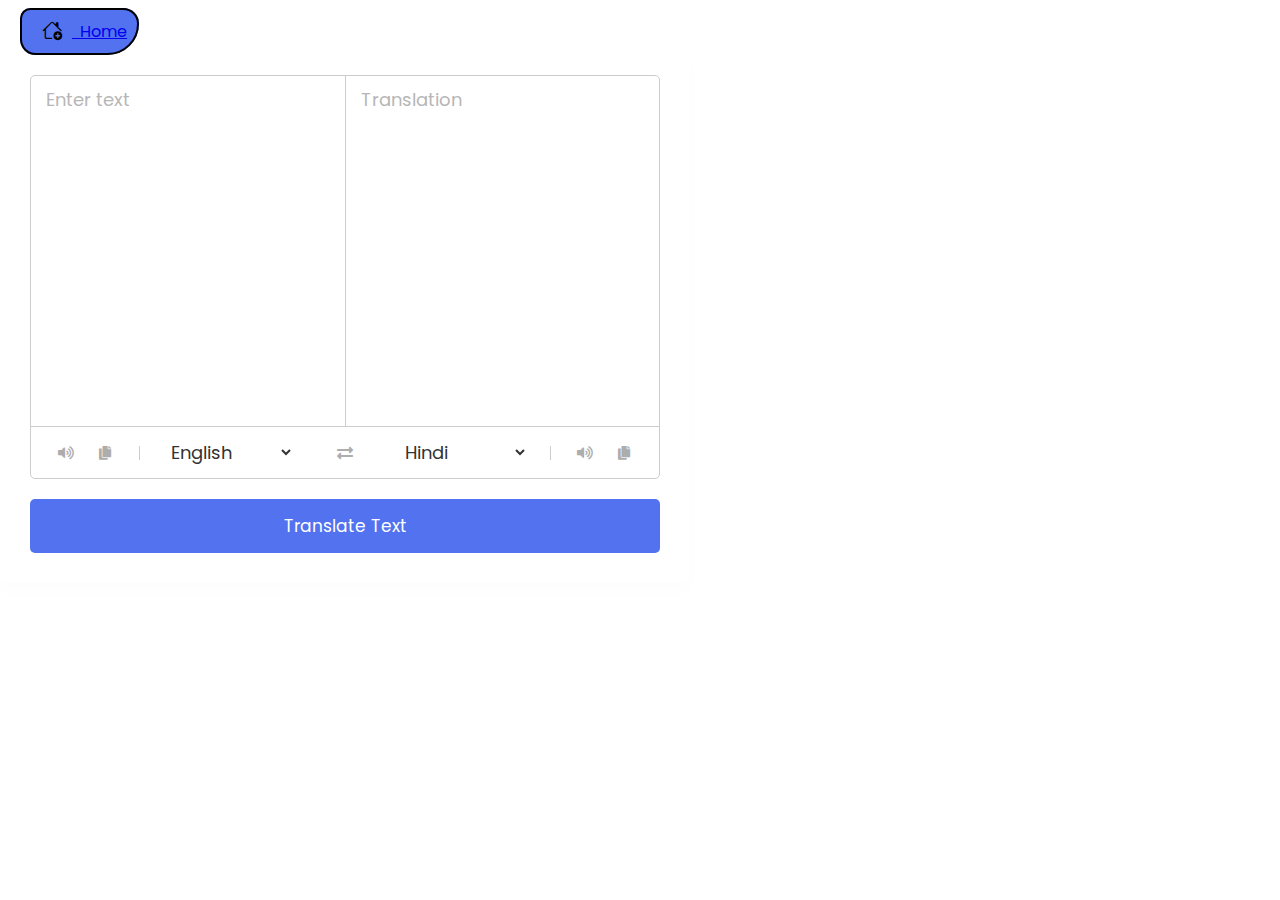
<file: Translator/index.html>
<!DOCTYPE html>
<html lang="en" dir="ltr">
  <head>
    <meta charset="utf-8">  
    <title> Dino_Language_Translator</title>
    <link rel="stylesheet" href="style.css">
    <meta name="viewport" content="width=device-width, initial-scale=1.0">
    <link rel="stylesheet" href="https://cdnjs.cloudflare.com/ajax/libs/font-awesome/5.15.3/css/all.min.css"/>
    <link rel="stylesheet" href="https://cdn.jsdelivr.net/npm/bootstrap-icons@1.10.3/font/bootstrap-icons.css">
</head>
  <body>
    <div style="margin-top: 15px;">
    <span style="padding: 10px; width: 120px; background-color: #5372F0; border-radius: 20px 30px 60px 30px;margin-left: 20px; border: 2px solid black;"><i style="font-size: 20px; padding: 10px;" class="bi bi-house-add"></i><a href="/popup.html">&nbsp; Home</a></span>
    </div>
    <div class="container">
      <div class="wrapper">
        <div class="text-input">
          <textarea spellcheck="false" class="from-text" placeholder="Enter text"></textarea>
          <textarea spellcheck="false" readonly disabled class="to-text" placeholder="Translation"></textarea>
        </div>
        <ul class="controls">
          <li class="row from">
            <div class="icons">
              <i id="from" class="fas fa-volume-up"></i>
              <i id="from" class="fas fa-copy"></i>
            </div>
            <select></select>
          </li>
          <li class="exchange"><i class="fas fa-exchange-alt"></i></li>
          <li class="row to">
            <select></select>
            <div class="icons">
              <i id="to" class="fas fa-volume-up"></i>
              <i id="to" class="fas fa-copy"></i>
            </div>
          </li>
        </ul>
      </div>
      <button>Translate Text</button>
    </div>

    <script src="countries.js"></script>
    <script src="script.js"></script>

  </body>
</html>
</file>
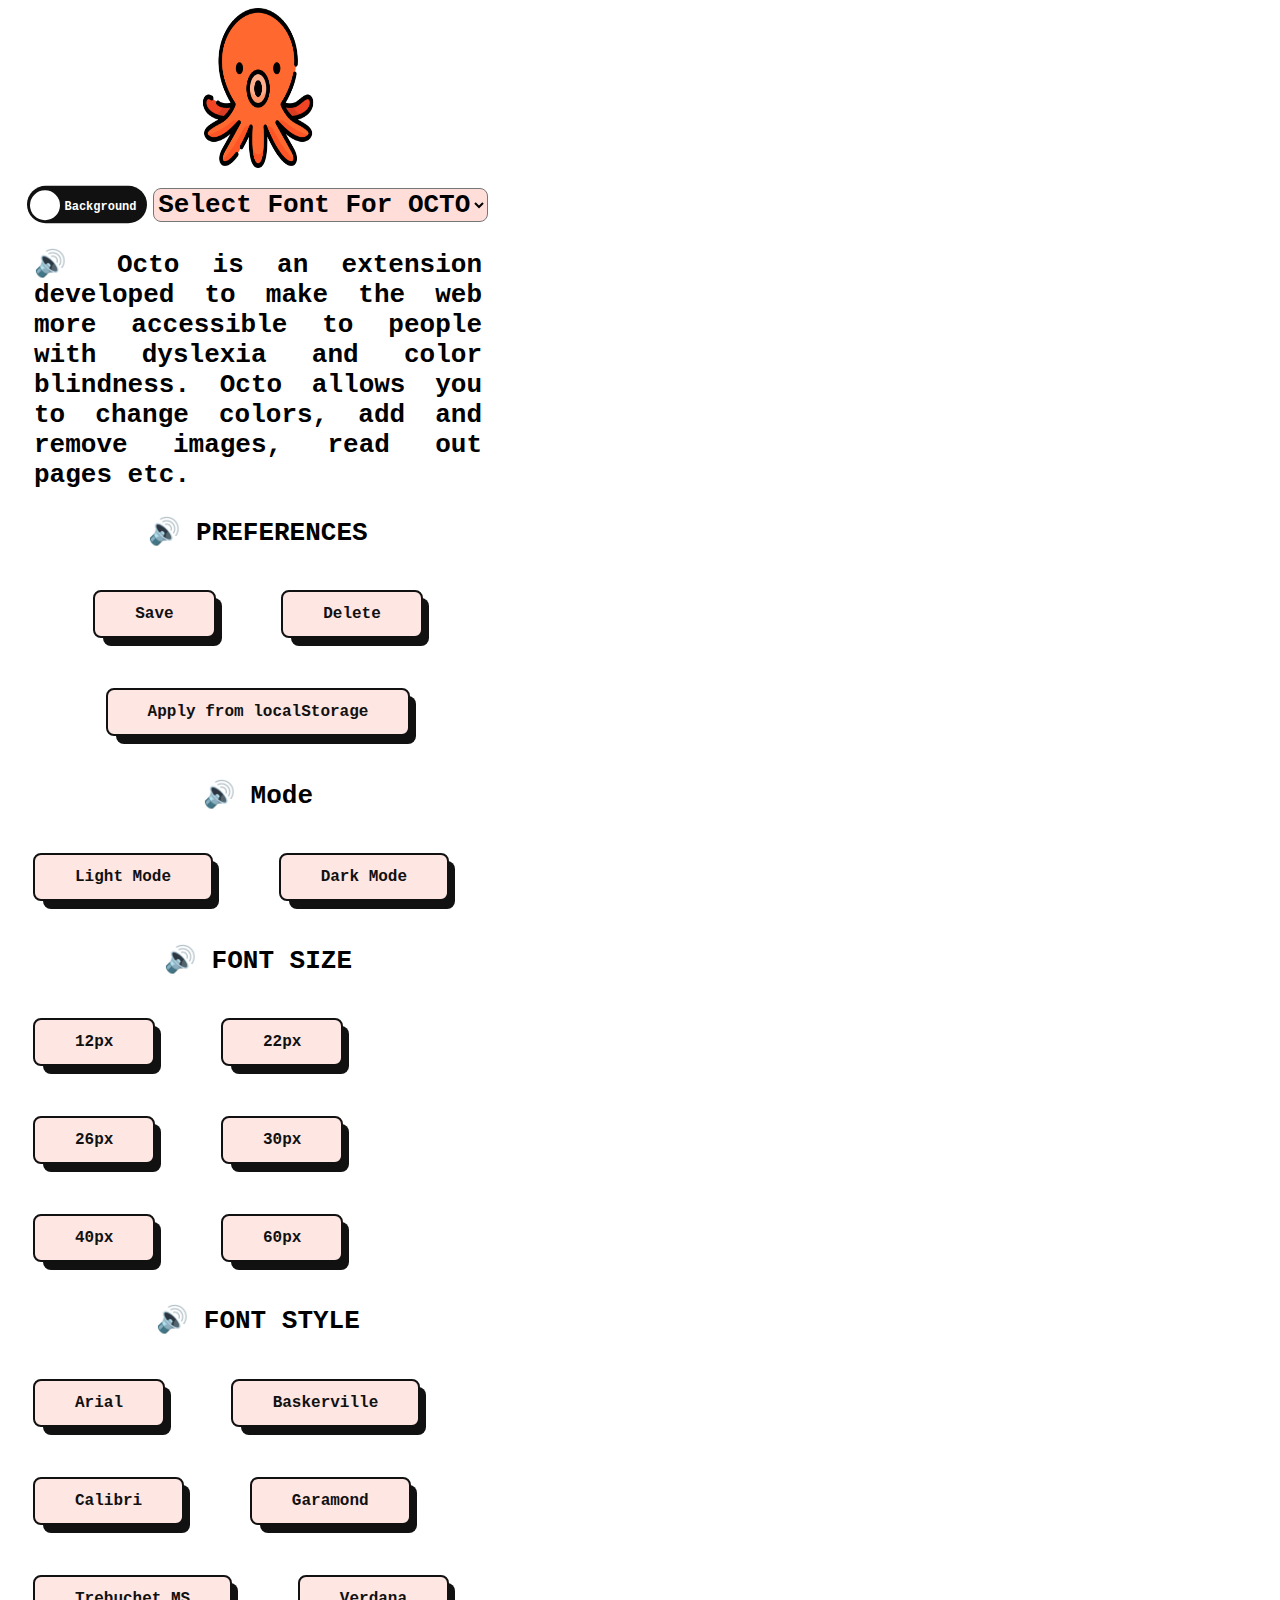
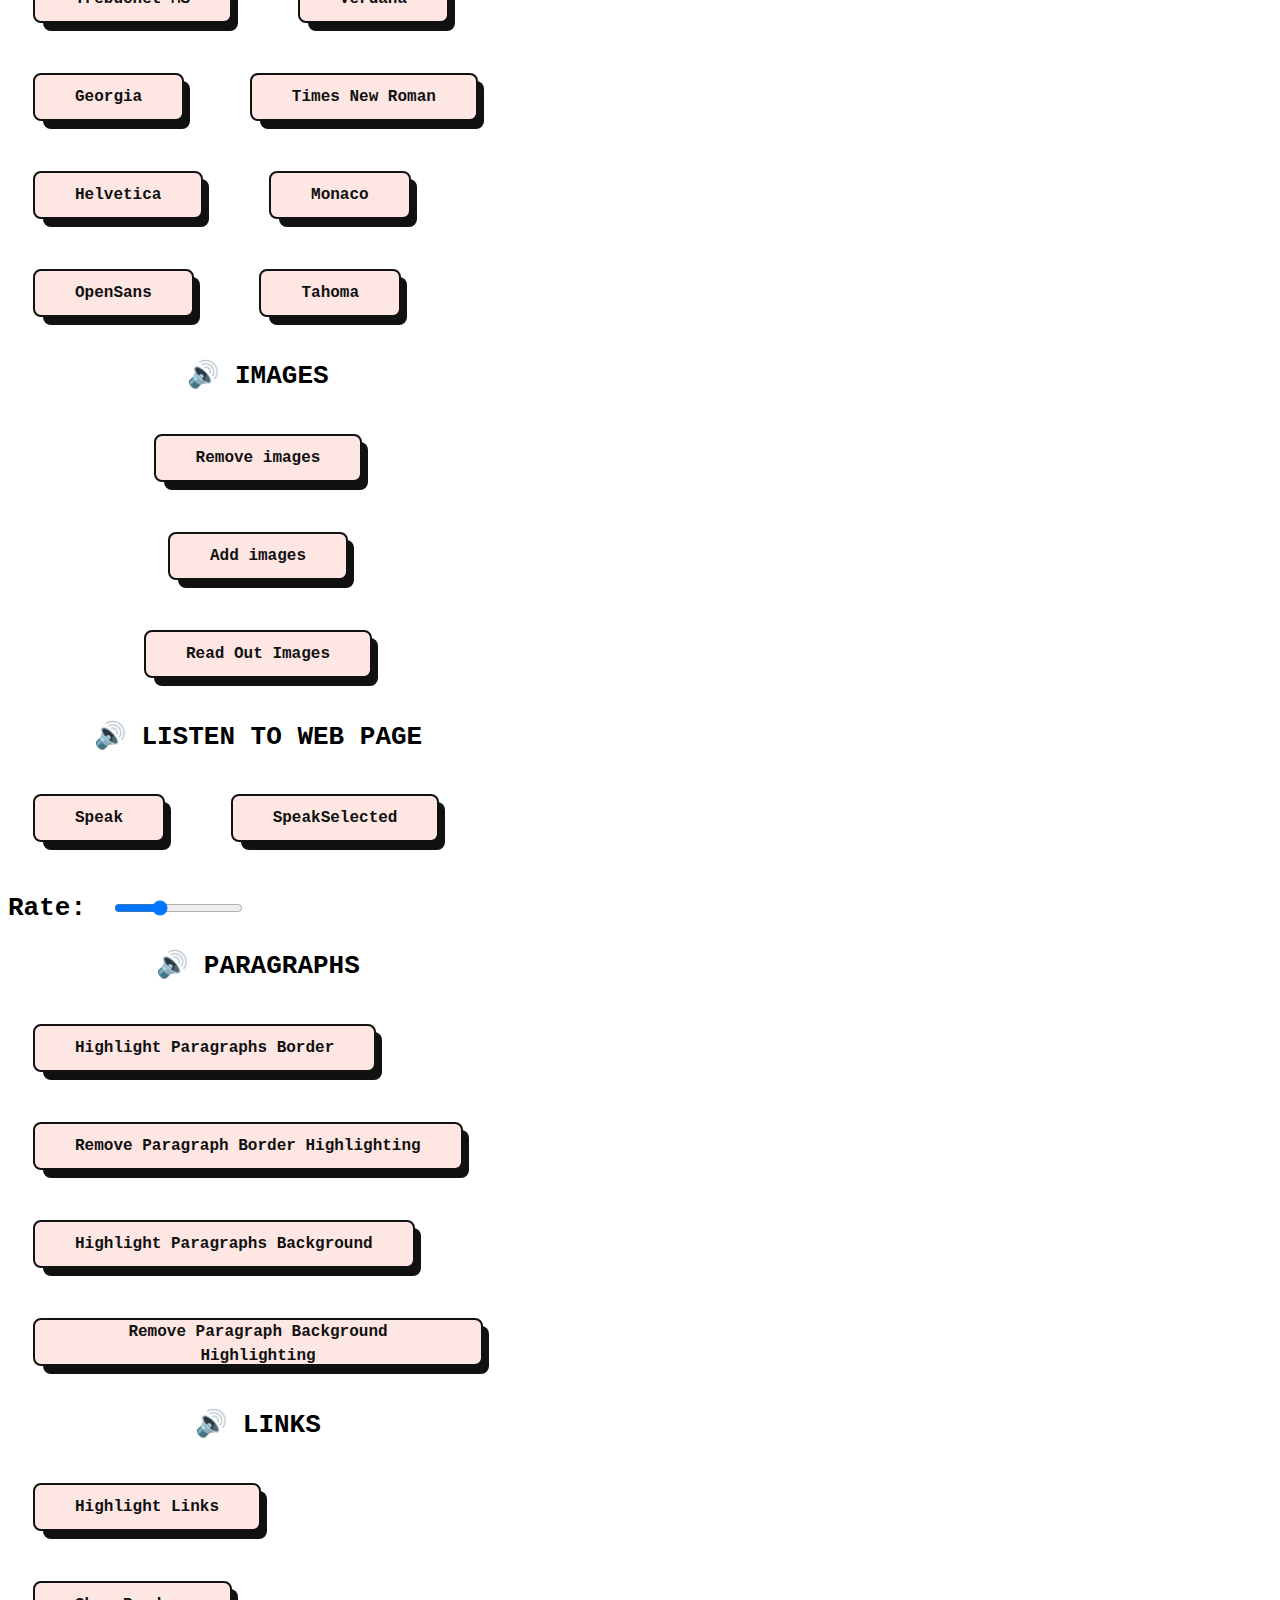
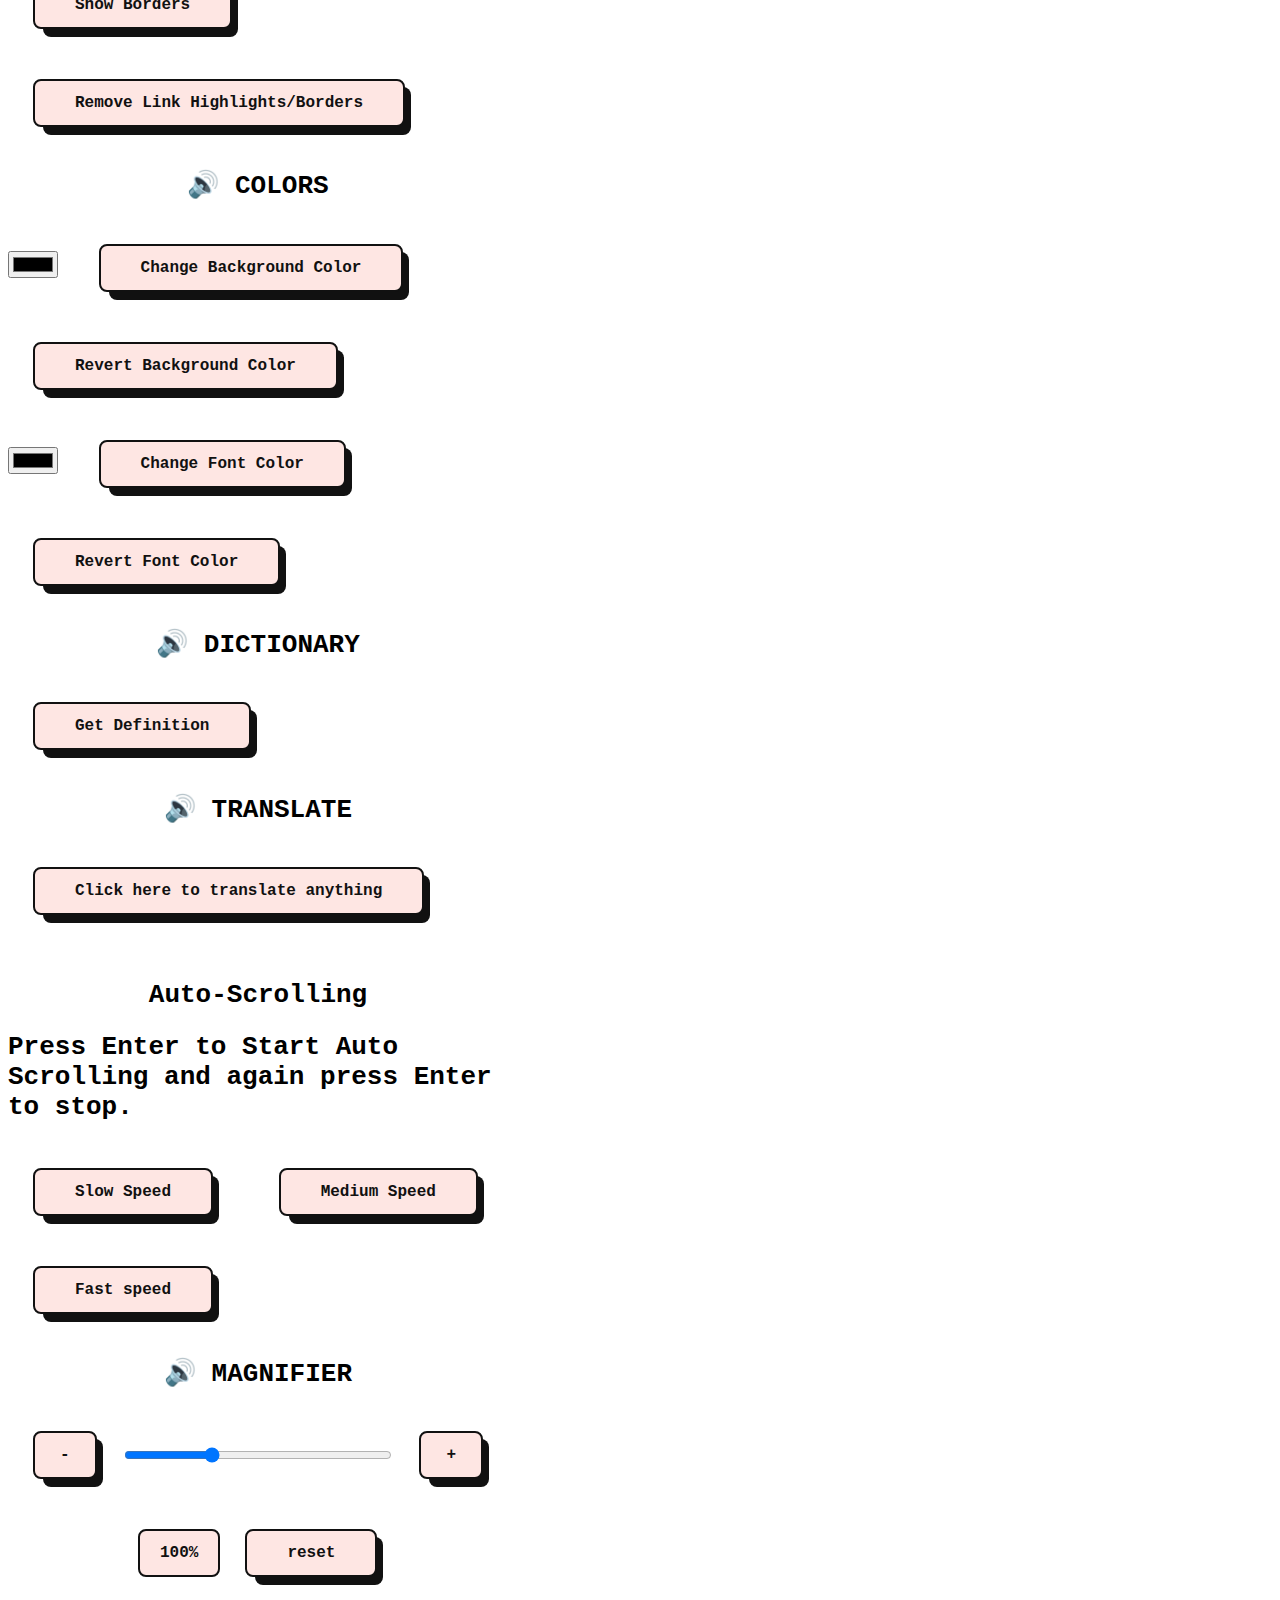
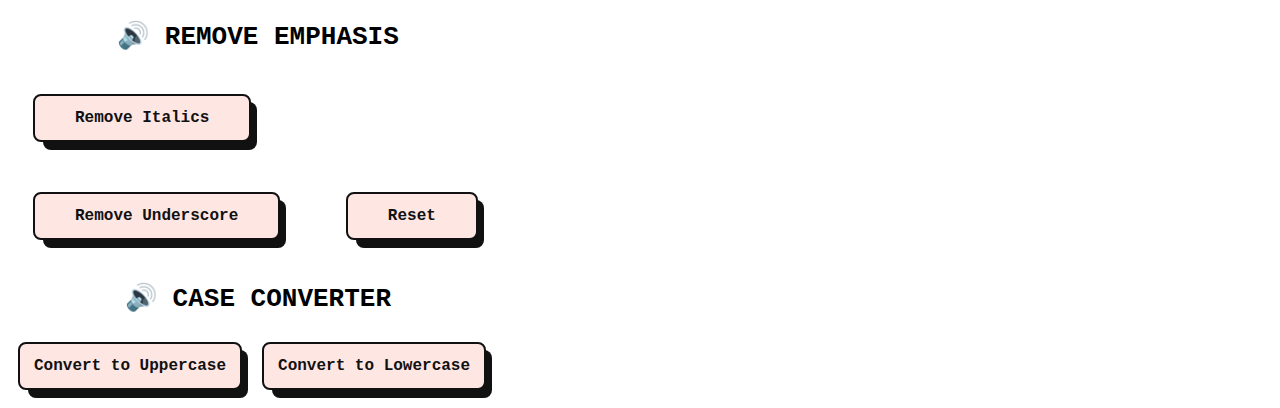
<file: popup.html>
<!DOCTYPE html>
<html lang="en">
  <head>
    <meta charset="UTF-8" />
    <meta http-equiv="X-UA-Compatible" content="IE=edge" />
    <meta name="viewport" content="width=device-width, initial-scale=1.0" />
    <title>OCTO!</title>
    <link rel="stylesheet" href="./css/styles.css" />
  </head>

  <body class="dark-mode">
    <header class="centered">
      <img
        src="./assets/images/octo.png"
        height="160px"
        width="120px"
        alt="OCTO LOGO"
      />
      <div class="header-options">
        <input type="checkbox" class="checkbox" id="checkbox" />
        <label for="checkbox" class="label">
          <div class="ball"></div>
          <span>Background</span>
        </label>
        <section id="fontChange">

            <select class="dropDown">
               <option value="none" selected disabled hidden>Select Font For OCTO</option>

             <option value="Arial">Arial</option>
         <option value="Baskerville">Baskerville</option>
         <option value="Calibri">Calibri</option>
         <option value="Garamond">Garamond</option>
         <option value="Trebuchet MS">Trebuchet MS</option>
       <option value="Verdana">Verdana</option>
          <option value="Georgia">Georgia</option>
       <option value="Times New Roman">Times New Roman</option>
        <option value="Helvetica">Helvetica</option>
       <!-- <option value="Monaco">Monaco</option> -->

       <option value="OpenSans">OpenSans</option>
       <option value="Tahoma">Tahoma</option>
       <option value="Default">Default</option>
            </select>

           </section>
      </div>
    </header>

    <section id="about">
      <p>
        <span class="speaker">🔊 </span>Octo is an extension developed to make
        the web more accessible to people with dyslexia and color blindness.
       Octo allows you to change colors, add and remove images, read out pages
        etc.
      </p>
    </section>
    <section id="localStorage">
      <h1><span class="speaker">🔊 </span>PREFERENCES</h1>
      <div class="preference">
      <button id="savePreferenceBtn">Save</button>
      <button id="clearPreferenceBtn">Delete</button>
      <button id="localStorageToggler">Apply from localStorage</button>
    </div>
    </section>

    <section id="mode">
      <h1><span class="speaker">🔊 </span>Mode</h1>

        <button  value="lightmode" class="modes">Light Mode</button>
        <button  value="darkmode" class="modes">Dark Mode</button>

      
    </section>

    <section id="fonts">
      <h1><span class="speaker">🔊 </span>FONT SIZE</h1>
      <button class="fontSize">12px</button>
      <button class="fontSize">22px</button>
      <button class="fontSize">26px</button>
      <button class="fontSize">30px</button>
      <button class="fontSize">40px</button>
      <button class="fontSize">60px</button>
    </section>

    <section id="font-style">
      <h1><span class="speaker">🔊 </span>FONT STYLE</h1>
      <button class="fontStyle">Arial</button>
      <button class="fontStyle">Baskerville</button>
      <button class="fontStyle">Calibri</button>
      <button class="fontStyle">Garamond</button>
      <button class="fontStyle">Trebuchet MS</button>
      <button class="fontStyle">Verdana</button>
      <button class="fontStyle">Georgia</button>
      <button class="fontStyle">Times New Roman</button>
      <button class="fontStyle">Helvetica</button>
      <button class="fontStyle">Monaco</button>
      <button class="fontStyle">OpenSans</button>
      <button class="fontStyle">Tahoma</button>
    </section>

    <section id="images">
      <h1><span class="speaker">🔊 </span>IMAGES</h1>
      <div class="images">
      <button class="img-remmover">Remove images</button>
      <button class="img-add">Add images</button>
      <button class="img-read">Read Out Images</button>
      </div>
    </section>

    <section id="listen_to_web_page">
      <h1><span class="speaker">🔊 </span>LISTEN TO WEB PAGE</h1>
      <button class="text-to-speech">Speak</button>
     
      <button class="text-to-speech-selected">SpeakSelected</button>
      <div id="rate-control">
        <label for="rate">Rate:</label>
        <input type="range" min="0.5" max="2" value="1" step="0.1" id="rate" />
      </div>
    </section>

    <section id="paragraphs">
      <h1><span class="speaker">🔊 </span>PARAGRAPHS</h1>
      <button class="para-highlighter">Highlight Paragraphs Border</button>
      <button class="para-highlighter-remove">
        Remove Paragraph Border Highlighting
      </button>

      <button class="para-highlighter-background">
        Highlight Paragraphs Background
      </button>
      <button class="para-highlighter-background-remove">
        Remove Paragraph Background Highlighting
      </button>
    </section>

    <section id="links">
      <h1><span class="speaker">🔊 </span>LINKS</h1>
      <button class="link">Highlight Links</button>
      <button class="border">Show Borders</button>
      <button class="remove-link-hg">Remove Link Highlights/Borders</button>
    </section>

    <section id="colors">
      <h1><span class="speaker">🔊 </span>COLORS</h1>
      <form id="backgroundColorChanger">
        <input name="color" type="color" />
        <button type="submit">Change Background Color</button>
      </form>
      <button class="revert-background-color">Revert Background Color</button>
      <form id="fontColorChanger">
        <input name="color" type="color" />
        <button type="submit">Change Font Color</button>
        <button class="revert-Font-color">Revert Font Color</button>
      </form>
    </section>
    
    <section id="dictionary">
      <h1><span class="speaker">🔊 </span>DICTIONARY</h1>
      <button class="select-text">Get Definition</button>
      <p class="select-text-definition"></p>
    </section>

    <section id="translate">
      <h1><span class="speaker">🔊 </span>TRANSLATE</h1>
      <a href="Translator/index.html">
        <button>Click here to translate anything</button>
      </a>
    </section>

    <section style="margin-top:40px;" id="auto-scrolling">
      <h1>Auto-Scrolling</h1>
      <h2>Press Enter to Start Auto Scrolling and again press Enter to stop.</h2>
      <button class="autoscroll" id="slow_btn">Slow Speed</button>
      <button class="autoscroll" id="medium_btn">Medium Speed</button>
      <button class="autoscroll" id="fast_btn">Fast speed</button>
    </section>

    <section id="magnifier">
      <h1><span class="speaker">🔊 </span>MAGNIFIER</h1>
      <div class="magnifier">
        <button id="magni-inc">-</button>
        <input
          type="range"
          min="30"
          max="250"
          value="100"
          step="10"
          id="magni"
        />
        <button id="magni-dec">+</button>
      </div>
      <div class="magni-cnt">
        <div class="show-zoom-value">100%</div>
        <button id="resetZoom">reset</button>
      </div>
    </section>

    <section id="remove-emphasis">
      <h1><span class="speaker">🔊 </span>REMOVE EMPHASIS</h1>
      <button class="remove-italics">Remove Italics</button>
      <button class="remove-underscore">Remove Underscore</button>
      <button class="reset-italics-and-underscore">Reset</button>
    </section>

    <section id="case-converter">
      <h1><span class="speaker">🔊 </span>CASE CONVERTER</h1>
      <div class="convertBtns">
        <button id="upper-case-btn">Convert to Uppercase</button>
        <button id="lower-case-btn">Convert to Lowercase</button>
      </div>
    </section>
  </body>

  <script src="background.js"></script>
</html>
</file>
<file: Translator/style.css>
/* Import Google Font - Poppins */
@import url('https://fonts.googleapis.com/css2?family=Poppins:wght@400;500;600;700&display=swap');
*{
  margin: 0;
  padding: 0;
  box-sizing: border-box;
  font-family: 'Poppins', sans-serif;
}

.container{
  max-width: 690px;
  width: 100%;
  padding: 30px;
  background: #fff;
  border-radius: 7px;
  box-shadow: 0 10px 20px rgba(0,0,0,0.01);
}
.wrapper{
  border-radius: 5px;
  border: 1px solid #ccc;
}
.wrapper .text-input{
  display: flex;
  border-bottom: 1px solid #ccc;
}
.text-input .to-text{
  border-radius: 0px;
  border-left: 1px solid #ccc;
}
.text-input textarea{
  height: 350px;
  width: 100%;
  border: none;
  outline: none;
  resize: none;
  background: none;
  font-size: 18px;
  padding: 10px 15px;
  border-radius: 5px;
}
.text-input textarea::placeholder{
  color: #b7b6b6;
}
.controls, li, .icons, .icons i{
  display: flex;
  align-items: center;
  justify-content: space-between;
}
.controls{
  list-style: none;
  padding: 12px 15px;
}
.controls .row .icons{
  width: 38%;
}
.controls .row .icons i{
  width: 50px;
  color: #adadad;
  font-size: 14px;
  cursor: pointer;
  transition: transform 0.2s ease;
  justify-content: center;
}
.controls .row.from .icons{
  padding-right: 15px;
  border-right: 1px solid #ccc;
}
.controls .row.to .icons{
  padding-left: 15px;
  border-left: 1px solid #ccc;
}
.controls .row select{
  color: #333;
  border: none;
  outline: none;
  font-size: 18px;
  background: none;
  padding-left: 5px;
}
.text-input textarea::-webkit-scrollbar{
  width: 4px;
}
.controls .row select::-webkit-scrollbar{
  width: 8px;
}
.text-input textarea::-webkit-scrollbar-track,
.controls .row select::-webkit-scrollbar-track{
  background: #fff;
}
.text-input textarea::-webkit-scrollbar-thumb{
  background: #ddd;
  border-radius: 8px;
}
.controls .row select::-webkit-scrollbar-thumb{
  background: #999;
  border-radius: 8px;
  border-right: 2px solid #ffffff;
}
.controls .exchange{
  color: #adadad;
  cursor: pointer;
  font-size: 16px;
  transition: transform 0.2s ease;
}
.controls i:active{
  transform: scale(0.9);
}
.container button{
  width: 100%;
  padding: 14px;
  outline: none;
  border: none;
  color: #fff;
  cursor: pointer;
  margin-top: 20px;
  font-size: 17px;
  border-radius: 5px;
  background: #5372F0;
}

@media (max-width: 660px){
  .container{
    padding: 20px;
  }
  .wrapper .text-input{
    flex-direction: column;
  }
  .text-input .to-text{
    border-left: 0px;
    border-top: 1px solid #ccc;
  }
  .text-input textarea{
    height: 200px;
  }
  .controls .row .icons{
    display: none;
  }
  .container button{
    padding: 13px;
    font-size: 16px;
  }
  .controls .row select{
    font-size: 16px;
  }
  .controls .exchange{
    font-size: 14px;
  }
}
</file>
<file: css/styles.css>
* {
  font-family: "Courier New", Courier, monospace;
  font-style: normal;
  font-weight: 800;
  font-size: 26px;
}


.centered {
  text-align: center;
  width: 100%;
  display: flex;
  justify-content: space-between;
  flex-direction: column;
  align-items: center;
}
.header-options{
  display: flex;
  align-items: center;
}
select{
  margin-left: 1em;
}

.preference,
.preference button {
  text-align:center;
  align-items: center;
}

.images,
.images button {
  text-align:center;
  align-items: center;
}


#about p {
  text-align: justify;
  user-select: none;
  margin: 1em;
}

body {
  width: 500px;
  background-color: rgb(69, 138, 249);
  color: #fff;
  transition: background-color 0.2s ease-in-out;
}

::-webkit-scrollbar {
  width: 12px;
}
::-webkit-scrollbar-track {
  background-color: pink;
  margin-block: 0.3em;
  border-radius: 10px;
}
::-webkit-scrollbar-thumb {
  background-color: rgb(141, 215, 141);
  border-radius: 10px;
}
::-webkit-scrollbar-thumb:hover {
  background-color: rgb(67, 171, 67);
}

h1 {
  display: flex;
  justify-content: center;
  flex-direction: column;
  width: 100%;
  align-items: center;
  user-select: none;
}
button,
.show-zoom-value {
  align-items: center;
  background-color: #fee6e3;
  border: 2px solid #111;
  cursor: pointer;
  border-radius: 8px;
  box-sizing: border-box;
  color: #111;

  margin: 25px;
  font-size: 16px;
  height: 48px;
  line-height: 24px;
  max-width: 100%;
  padding: 0 25px;
  position: relative;
  text-decoration: none;
}
.magni-cnt .show-zoom-value {
  text-align: center;
  margin-left: 130px;
}

button:after {
  background-color: #111;
  border-radius: 8px;
  content: "";
  display: block;
  height: 48px;
  left: 0;
  width: 100%;
  position: absolute;
  top: -2px;
  transform: translate(8px, 8px);
  transition: transform 0.2s ease-out;
  z-index: -1;
}

button:hover:after {
  transform: translate(0, 0);
}

button:active {
  background-color: #ffdeda;
  outline: 0;
}

button:hover {
  outline: 0;
}

.select-text-definition {
  font-family: "Courier New", Courier, monospace;
  font-size: 16px;
  margin-left: 10px;

}

@media (min-width: 768px) {
  button {
    padding: 0 40px;
  }
}
#about p {
  text-align: justify;

}
#rate-control {
  display: flex;
  align-items: center;
  gap: 1rem;
  margin: 1rem 0;
}
#rate-control input{
  /* -webkit-appearance: none; */
  background: rgb(141, 215, 141);
  height: 8px;
  border-radius: 8px;
}
#rate::-webkit-slider-thumb{
  -webkit-appearance: none;
appearance: none;
height: 20px;
width: 20px;
border-radius: 50%;
background: rgb(252, 77, 106);
}
.magnifier {
  display: flex;
  align-items: center;
  justify-content: space-between;
}
.magnifier button {
  padding: 0 25px;
}
.magni-cnt,
.magni-cnt button {
  display: flex;
  align-items: center;
}
.magni-cnt button i {
  margin-right: 5px;
}
.show-zoom-value {
  /* width: 60px; */
  /* width: 100%;
  height: auto;
  padding: 20px; */
  padding: 10px 20px;
  margin-right: 0;
}
#magni {
  width: 100%;
}
.magnifier input{
  /* -webkit-appearance: none; */
  background: rgb(141, 215, 141);
  height: 8px;
  border-radius: 8px;
}
#magni::-webkit-slider-thumb{
  -webkit-appearance: none;
appearance: none;
height: 20px;
width: 20px;
border-radius: 50%;
background: rgb(252, 77, 106);
}
.dark-mode {
  background-color: #fff;
  color: #000;
}

* {
  box-sizing: border-box;
}

.checkbox {
  opacity: 0;
  position: absolute;
}

.label {
  width: 80px;
  height: 25px;
  background-color: #111;
  display: flex;
  border-radius: 50px;
  align-items: center;
  justify-content: space-between;
  padding: 5px;
  position: relative;
  transform: scale(1.5);
  cursor: pointer;
  margin-top: 0.75em;
  margin-left: 0.75em;

}
.label span{
  font-size: 8px;
  color: white;
  margin-left: 20px;
  margin-top: 1px;
  transition: transform 0.2s linear;
}
.ball {
  width: 20px;
  height: 20px;
  background-color: white;
  position: absolute;
  left: 2px;
  border-radius: 50%;
  transition: transform 0.2s linear;
}

.checkbox:checked + .label .ball {
  transform: translateX(56px);
}

.checkbox:checked + .label span {
  transform: translateX(-20px);
}
.speaker {
  cursor: pointer;
  display: contents;
  user-select: none;
}
#fontChange {

display: flex;
justify-content: flex-end;
margin-top:20px;


}
.dropDown{
   background-color: #ffdeda;
   border-radius: 8px !important;
}
.convertBtns{
  display: flex;
}
#upper-case-btn, #lower-case-btn {
  margin: 10px !important;
  padding: 0 14px !important;
}
</file>
